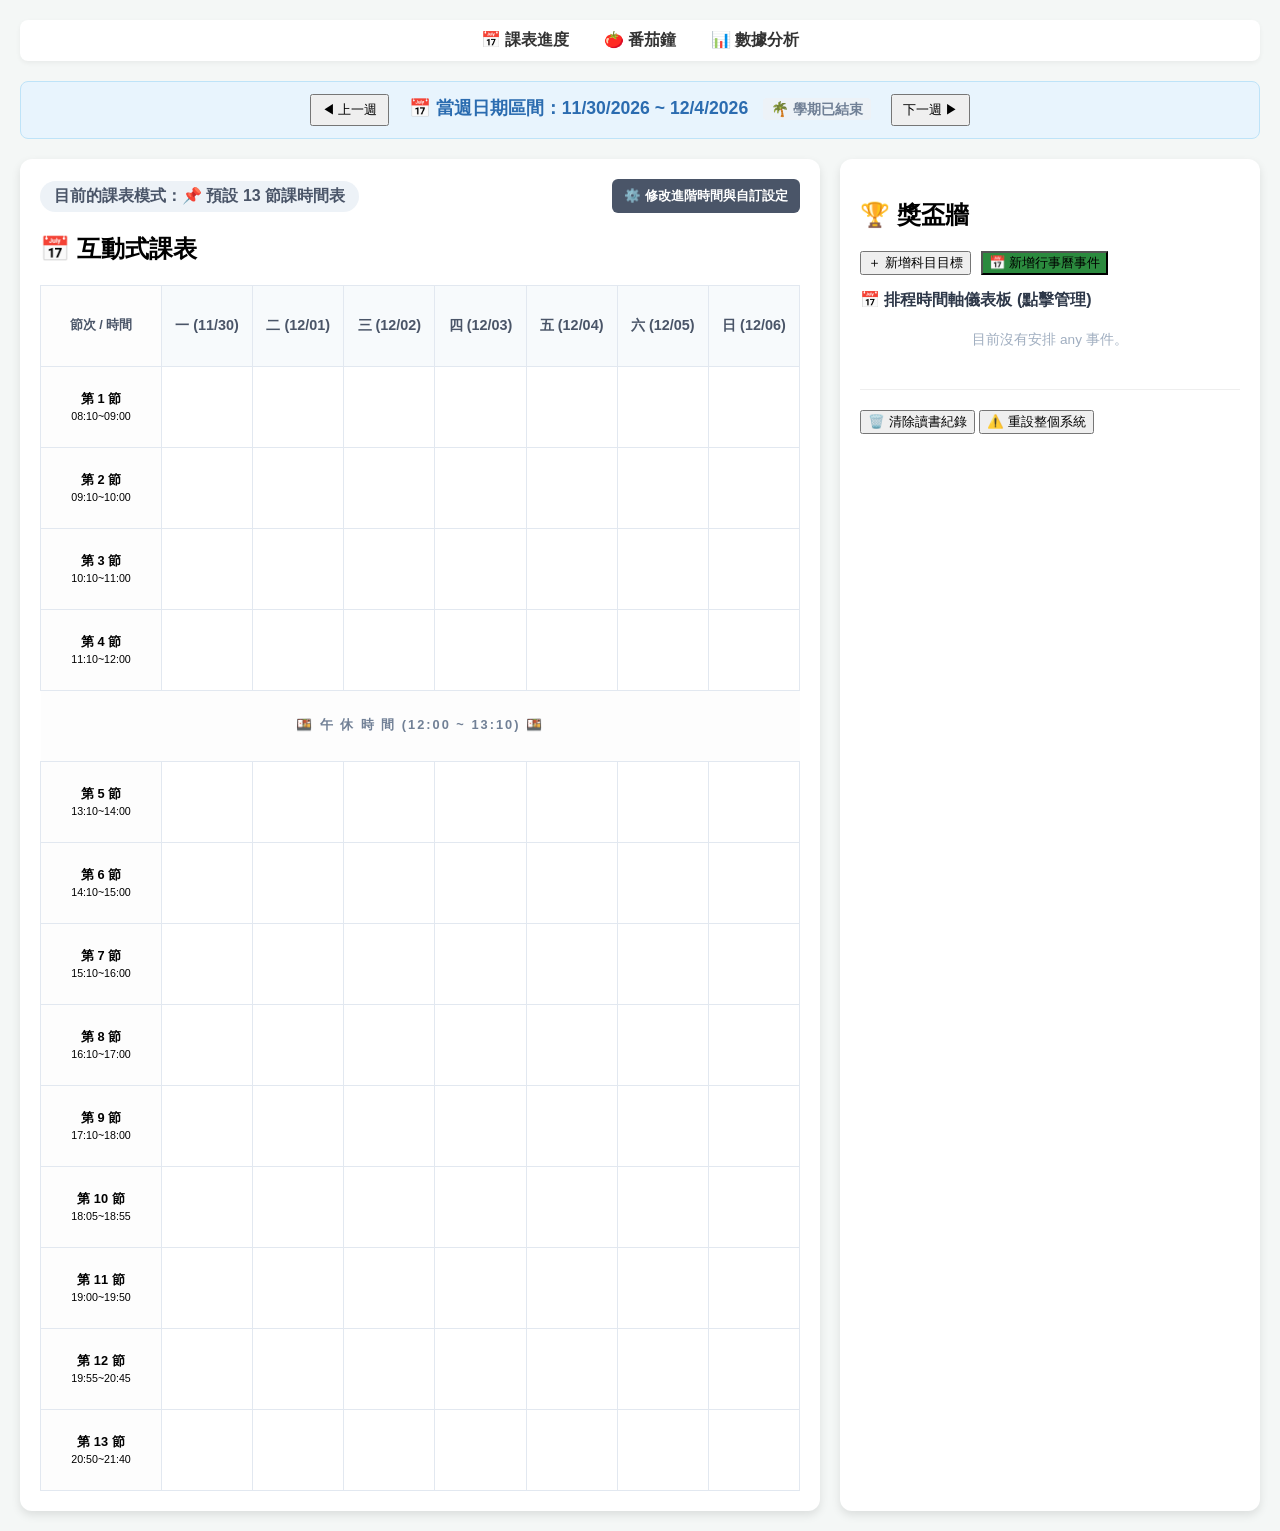
<file: index.html>
<!DOCTYPE html>
<html lang="zh-TW">

<head>
    <meta charset="UTF-8">
    <title>StudyTrophy - 管理中心</title>
    <link rel="stylesheet" href="css/style.css">
    <style>
        .lunch-break-row {
            background-color: rgba(0, 0, 0, 0.03);
            color: #718096;
            font-size: 0.85rem;
            font-weight: bold;
            letter-spacing: 2px;
            text-align: center;
            height: 35px;
        }

        .lunch-break-row td {
            border-top: 1px dashed rgba(0, 0, 0, 0.08) !important;
            border-bottom: 1px dashed rgba(0, 0, 0, 0.08) !important;
            border-left: none !important;
            border-right: none !important;
            pointer-events: none;
            vertical-align: middle;
        }
    </style>
</head>

<body>
    <nav>
        <a href="index.html">📅 課表進度</a>
        <a href="tomato.html">🍅 番茄鐘</a>
        <a href="stats.html">📊 數據分析</a>
    </nav>

    <div id="current-week-info"
        style="background:#e8f4fd; color:#2b6cb0; padding:12px; border-radius:8px; margin-bottom:20px; text-align:center; border:1px solid #bee3f8;">
        載入時間引擎中...
    </div>

    <div class="container">
        <section class="schedule-section">
            <div style="display: flex; justify-content: space-between; align-items: center; margin-bottom: 15px;">
                <div id="current-mode-status"
                    style="font-weight: bold; color: #4a5568; background: #edf2f7; padding: 5px 14px; border-radius: 20px; display: inline-block;">
                    目前的課表模式：📌 預設 13 節課時間表
                </div>
                <div>
                    <button onclick="toggleSetupPanel()"
                        style="background:#4a5568; color:white; border:none; padding:8px 12px; border-radius:6px; cursor:pointer; font-weight:bold;">
                        ⚙️ 修改進階時間與自訂設定
                    </button>
                </div>
            </div>

            <div id="time-engine-panel" class="setup-panel"
                style="display: none; background:#f8f9fa; padding:15px; border-radius:8px; margin-bottom:20px; font-size:0.85rem; line-height: 2; border: 1px solid #e2e8f0;">
                <strong style="font-size:0.95rem; color:#2d3748;">⚙️ 課表自訂時間計算引擎 (手動鍵入)</strong>
                <div style="display:flex; gap:15px; flex-wrap:wrap; margin-top:10px;">
                    <div>每日節次：<input type="number" id="engine-slots" style="width:60px; padding:4px;"> 節</div>
                    <div>第一節始於：<input type="time" id="engine-start" style="padding:4px;"></div>
                    <div>上課長度：<input type="number" id="engine-class-len" style="width:60px; padding:4px;"> 分鐘</div>
                    <div>下課休息：<input type="number" id="engine-rest-len" style="width:60px; padding:4px;"> 分鐘</div>
                    <div>午休安排在：第 <input type="number" id="engine-noon-slot" style="width:60px; padding:4px;"> 節後</div>
                    <div>午休時間：<input type="number" id="engine-noon-len" style="width:60px; padding:4px;"> 分鐘</div>

                    <hr style="border:none; border-top:1px dashed #e2e8f0; margin:15px 0;">
                    <div style="display:flex; gap:15px; flex-wrap:wrap;">
                        <div>學期開學日：<input type="date" id="semester-start-date" style="padding:4px;"></div>
                        <div>學期總週數：<input type="number" id="semester-total-weeks" style="width:60px; padding:4px;"
                                min="1" max="30"> 週</div>
                    </div>
                </div>
                <div style="margin-top: 15px; display: flex; justify-content: space-between;">
                    <button onclick="useSystemDefaultMode()"
                        style="background:#e53e3e; color:white; border:none; padding:6px 15px; border-radius:4px; cursor:pointer; font-weight:bold;">↩️
                        回復並使用「預設課表模式」</button>
                    <div>
                        <button onclick="updateTimeEngineToCustom();"
                            style="background:#3182ce; color:white; border:none; padding:6px 15px; border-radius:4px; cursor:pointer; font-weight:bold;">套用自訂模式</button>
                        <button onclick="toggleSetupPanel()"
                            style="background:#a0aec0; color:white; border:none; padding:6px 15px; border-radius:4px; cursor:pointer; font-weight:bold; margin-left:5px;">取消關閉</button>
                    </div>
                </div>
            </div>

            <h2>📅 互動式課表</h2>
            <table>
                <thead>
                    <tr id="schedule-table-head">
                        <th>節次 / 時間</th>
                        <th>一</th>
                        <th>二</th>
                        <th>三</th>
                        <th>四</th>
                        <th>五</th>
                        <th>六</th>
                        <th>日</th>
                    </tr>
                </thead>
                <tbody id="schedule-body"></tbody>
            </table>
        </section>

        <section class="trophy-section">
            <h2>🏆 獎盃牆</h2>
            <div style="display: flex; gap: 10px; margin-bottom: 15px;">
                <button class="btn-add" onclick="showAddModal()">＋ 新增科目目標</button>
                <button class="btn-add" onclick="showEventModal()" style="background: #2b8a3e;">📅 新增行事曆事件</button>
            </div>

            <div id="trophy-grid" class="trophy-grid"></div>

            <div class="event-list-container">
                <h3 style="margin: 0 0 10px 0; color: #2d3748; font-size: 1rem;">📅 排程時間軸儀表板 (點擊管理)</h3>
                <div id="global-event-list" style="max-height: 280px; overflow-y: auto;"></div>
            </div>

            <div class="admin-controls" style="margin-top: 30px; border-top: 1px solid #eee; padding-top: 20px;">
                <button onclick="clearLogs()" class="btn-outline">🗑️ 清除讀書紀錄</button>
                <button onclick="resetEverything()" class="btn-danger">⚠️ 重設整個系統</button>
            </div>
        </section>
    </div>

    <div id="custom-click-menu" class="custom-click-menu">
        <div class="click-menu-item" onclick="executeMenuEdit()">📝 編輯行程</div>
        <div class="click-menu-item" onclick="executeMenuTogglePin()">📌 置頂 / 取消置頂</div>
        <div class="click-menu-item danger-action" onclick="executeMenuDelete()">🗑️ 刪除排程</div>
    </div>
    <div id="add-modal" class="modal" style="display:none;">
        <h3>新增科目目標</h3>
        <select id="new-subject-name" style="width: 100%; padding: 8px; margin-bottom: 15px;">
            <option value="">-- 請選擇課表科目 --</option>
        </select><br>
        <input type="text" id="new-subject-start" placeholder="起始進度" value="0"><br><br>
        <input type="text" id="new-subject-target" placeholder="目標進度"><br><br>
        <button onclick="addSubject()">儲存目標</button>
        <button onclick="hideModals()">取消</button>
    </div>
    <div id="edit-event-modal" class="modal" style="display:none;">
        <h3>📝 編輯行事曆事件</h3>
        <input type="hidden" id="edit-event-id">
        <label>選擇日期：</label><br>
        <input type="date" id="edit-event-date" style="width:93%; padding:8px; margin-bottom:12px;"><br>
        <div style="display: flex; gap: 10px;">
            <div style="flex: 1;">
                <label>開始時間：</label><br>
                <input type="time" id="edit-event-start-time" style="width:85%; padding:8px; margin-bottom:12px;">
            </div>
            <div style="flex: 1;">
                <label>結束時間：</label><br>
                <input type="time" id="edit-event-end-time" style="width:85%; padding:8px; margin-bottom:12px;">
            </div>
        </div>
        <label>事件內容：</label><br>
        <input type="text" id="edit-event-note" style="width:93%; padding:8px; margin-bottom:12px;"><br>

        <label>自訂標籤顏色：</label>
        <div class="color-picker-row" style="margin-bottom: 20px;">
            <div class="color-dot edit-color-dot" data-color="#4299e1" style="background:#4299e1;"
                onclick="selectEditColor(this, '#4299e1')" title="莫蘭迪藍"></div>
            <div class="color-dot edit-color-dot" data-color="#ed8936" style="background:#ed8936;"
                onclick="selectEditColor(this, '#ed8936')" title="琥珀橙"></div>
            <div class="color-dot edit-color-dot" data-color="#48bb78" style="background:#48bb78;"
                onclick="selectEditColor(this, '#48bb78')" title="松石綠"></div>
            <div class="color-dot edit-color-dot" data-color="#9f7aea" style="background:#9f7aea;"
                onclick="selectEditColor(this, '#9f7aea')" title="浪漫紫"></div>
            <div class="color-dot edit-color-dot" data-color="#f56565" style="background:#f56565;"
                onclick="selectEditColor(this, '#f56565')" title="珊瑚紅"></div>
        </div>

        <button onclick="saveEditedCalendarEvent()" style="background: #3182ce; color: white;">儲存修改</button>
        <button onclick="hideModals()">取消</button>
    </div>

    <div id="manual-update-modal" class="modal" style="display:none;">
        <h3>🛠️ 手動微調目前進度</h3>
        <input type="number" step="0.1" id="manual-progress-input"><br><br>
        <button onclick="saveManualProgress()">儲存修改</button>
        <button onclick="hideModals()">取消</button>
    </div>

    <div id="schedule-cell-modal" class="modal" style="display:none;">
        <h3>📝 編輯課表課程</h3>
        <input type="hidden" id="editing-cell-id">
        <input type="text" id="cell-subject-input" placeholder="課程名稱"><br><br>
        <input type="number" id="cell-duration-input" placeholder="持續節數" min="1" max="5"><br><br>
        <input type="text" id="cell-room-input" placeholder="教室名稱 / 地點"><br><br>
        <button onclick="saveCellSubject()" style="background: #3182ce; color: white;">儲存課程</button>
        <button onclick="clearCellSubject()" class="btn-danger" style="border: 1px solid #ffcdd2;">清除課程</button>
        <button onclick="hideModals()">取消</button>
    </div>

    <div id="event-modal" class="modal" style="display:none;">
        <h3 id="event-modal-title">📅 新增行事曆事件</h3>
        <label>選擇日期：</label><br>
        <input type="date" id="event-date" style="width:93%; padding:8px; margin-bottom:12px;"><br>
        <div style="display: flex; gap: 10px;">
            <div style="flex: 1;">
                <label>開始時間：</label><br>
                <input type="time" id="event-start-time" style="width:85%; padding:8px; margin-bottom:12px;">
            </div>
            <div style="flex: 1;">
                <label>結束時間：</label><br>
                <input type="time" id="event-end-time" style="width:85%; padding:8px; margin-bottom:12px;">
            </div>
        </div>
        <label>事件內容：</label><br>
        <input type="text" id="event-note" style="width:93%; padding:8px; margin-bottom:12px;"><br>

        <label>自訂標籤顏色：</label>
        <div class="color-picker-row" style="margin-bottom: 20px;">
            <div class="color-dot active" data-color="#4299e1" style="background:#4299e1;"
                onclick="selectColor(this, '#4299e1')" title="莫蘭迪藍"></div>
            <div class="color-dot" data-color="#ed8936" style="background:#ed8936;"
                onclick="selectColor(this, '#ed8936')" title="琥珀橙"></div>
            <div class="color-dot" data-color="#48bb78" style="background:#48bb78;"
                onclick="selectColor(this, '#48bb78')" title="松石綠"></div>
            <div class="color-dot" data-color="#9f7aea" style="background:#9f7aea;"
                onclick="selectColor(this, '#9f7aea')" title="浪漫紫"></div>
            <div class="color-dot" data-color="#f56565" style="background:#f56565;"
                onclick="selectColor(this, '#f56565')" title="珊瑚紅"></div>
        </div>

        <button onclick="addCalendarEvent()" style="background: #2b8a3e; color: white;">儲存排程</button>
        <button onclick="hideModals()">取消</button>
    </div>

    <script src="js/main.js"></script>
    <script>
        function toggleSetupPanel() {
            const panel = document.getElementById('time-engine-panel');
            panel.style.display = (panel.style.display === 'none') ? 'block' : 'none';
        }
        window.onload = () => {
            const localData = JSON.parse(localStorage.getItem('studyTrophyData')) || {};
            const settings = localData.settings || { isCustomMode: false, customSettings: { totalSlots: 8, startTime: "08:10", classDuration: 50, restDuration: 10, noonSlot: 4, noonDuration: 70 } };
            const config = settings.customSettings || { totalSlots: 8, startTime: "08:10", classDuration: 50, restDuration: 10, noonSlot: 4, noonDuration: 70 };

            if (document.getElementById('engine-slots')) {
                document.getElementById('engine-slots').value = config.totalSlots;
                document.getElementById('engine-start').value = config.startTime;
                document.getElementById('engine-class-len').value = config.classDuration;
                document.getElementById('engine-rest-len').value = config.restDuration;
                document.getElementById('engine-noon-slot').value = config.noonSlot;
                document.getElementById('engine-noon-len').value = config.noonDuration;
            }

            if (typeof initSchedule === 'function') initSchedule();
            if (typeof renderTrophies === 'function') renderTrophies();
            if (typeof renderGlobalEventList === 'function') renderGlobalEventList();

            const modeStatus = document.getElementById('current-mode-status');
            if (modeStatus) {
                modeStatus.innerText = settings.isCustomMode ? "目前的課表模式：🛠️ 自訂計算模式" : "目前的課表模式：📌 預設 13 節課時間表";
            }
        };
    </script>
</body>

</html>
</file>
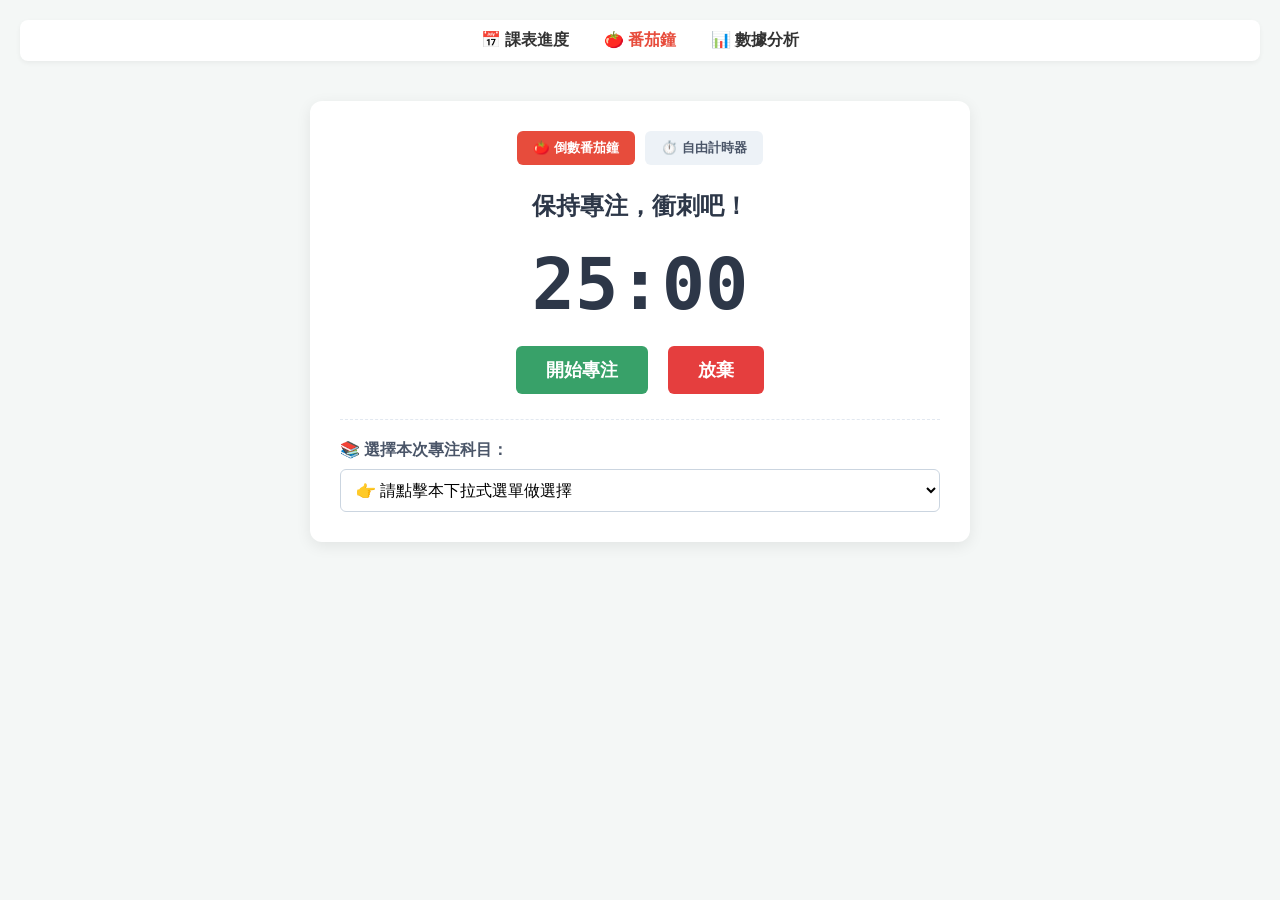
<file: tomato.html>
<!DOCTYPE html>
<html lang="zh-TW">

<head>
    <meta charset="UTF-8">
    <title>StudyTrophy - 專注中心</title>
    <link rel="stylesheet" href="css/style.css">
    <style>
        .tomato-container {
            max-width: 600px;
            margin: 40px auto;
            background: white;
            padding: 30px;
            border-radius: 12px;
            box-shadow: 0 4px 15px rgba(0, 0, 0, 0.08);
            text-align: center;
        }

        .mode-selector {
            display: flex;
            justify-content: center;
            gap: 10px;
            margin-bottom: 25px;
        }

        .mode-btn {
            background: #edf2f7;
            color: #4a5568;
            border: none;
            padding: 8px 16px;
            border-radius: 6px;
            cursor: pointer;
            font-weight: bold;
            transition: all 0.2s;
        }

        .mode-btn.active {
            background: #e74c3c;
            color: white;
        }

        .mode-btn.timer-active {
            background: #3182ce;
            color: white;
        }

        .timer-display {
            font-size: 4.5rem;
            font-weight: bold;
            font-family: monospace;
            margin: 20px 0;
            color: #2d3748;
        }

        .control-btn {
            padding: 12px 30px;
            font-size: 1.1rem;
            font-weight: bold;
            border: none;
            border-radius: 6px;
            cursor: pointer;
            margin: 0 8px;
            color: white;
            transition: background 0.2s;
        }

        .btn-start {
            background: #38a169;
        }

        .btn-start:hover {
            background: #2f855a;
        }

        .btn-pause {
            background: #ecc94b;
            color: #744210;
        }

        .btn-pause:hover {
            background: #d69e2e;
        }

        .btn-reset {
            background: #e53e3e;
        }

        .btn-reset:hover {
            background: #c53030;
        }

        .setup-group {
            margin-top: 25px;
            padding-top: 20px;
            border-top: 1px dashed #e2e8f0;
            text-align: left;
        }

        .setup-group label {
            font-weight: bold;
            color: #4a5568;
            display: block;
            margin-bottom: 8px;
        }

        /* 調整選單與刪除按鈕並排的佈局 */
        .selector-row {
            display: flex;
            gap: 10px;
            align-items: center;
        }

        select {
            flex: 1;
            padding: 11px;
            border: 1px solid #cbd5e0;
            border-radius: 6px;
            font-size: 1rem;
            background: #fff;
        }

        .btn-delete-item {
            background: #fff5f5;
            color: #e53e3e;
            border: 1px solid #fed7d7;
            padding: 11px 14px;
            border-radius: 6px;
            cursor: pointer;
            font-weight: bold;
            font-size: 0.95rem;
            transition: all 0.15s;
            display: none;
            /* 預設隱藏，只有選到可刪除的自訂項目才秀出來 */
        }

        .btn-delete-item:hover {
            background: #e53e3e;
            color: white;
            border-color: #e53e3e;
        }
    </style>
</head>

<body>
    <nav>
        <a href="index.html">📅 課表進度</a>
        <a href="tomato.html" style="color: #e74c3c;">🍅 番茄鐘</a>
        <a href="stats.html">📊 數據分析</a>
    </nav>

    <div class="tomato-container">
        <div class="mode-selector">
            <button id="mode-pomodoro" class="mode-btn active" onclick="switchMode('pomo')">🍅 倒數番茄鐘</button>
            <button id="mode-stopwatch" class="mode-btn" onclick="switchMode('stopwatch')">⏱️ 自由計時器</button>
        </div>

        <h2 id="timer-title" style="color: #2d3748; margin: 0;">保持專注，衝刺吧！</h2>

        <div id="time-string" class="timer-display">25:00</div>

        <div>
            <button id="btn-main" class="control-btn btn-start" onclick="toggleTimer()">開始專注</button>
            <button id="btn-reset" class="control-btn btn-reset" onclick="resetTimer()">放棄</button>
        </div>

        <div class="setup-group">
            <label>📚 選擇本次專注科目：</label>
            <div class="selector-row">
                <select id="subject-selector" onchange="handleDropdownChange()">
                </select>
                <button id="btn-del-custom" class="btn-delete-item" onclick="deleteActiveCustomOption()">🗑️
                    刪除項目</button>
            </div>
        </div>
    </div>

    <script src="js/tomato.js"></script>
</body>

</html>
</file>
<file: css/style.css>
:root {
    --bg-color: #f4f7f6;
    --card-bg: #ffffff;
    --primary-red: #e74c3c;
    --primary-green: #2ecc71;
}

body {
    font-family: "Microsoft JhengHei", "Heiti TC", sans-serif;
    background: var(--bg-color);
    margin: 0;
    padding: 20px;
}

nav {
    margin-bottom: 20px;
    text-align: center;
    background: white;
    padding: 10px;
    border-radius: 8px;
    box-shadow: 0 2px 5px rgba(0, 0, 0, 0.05);
}

nav a {
    margin: 0 15px;
    text-decoration: none;
    color: #333;
    font-weight: bold;
}

.container {
    display: flex;
    gap: 20px;
    flex-wrap: wrap;
}

/* 🎯 左半邊比例調整為 2/3 */
.schedule-section {
    flex: 2;
    width: 66.66%;
    min-width: 500px;
    background: var(--card-bg);
    padding: 20px;
    border-radius: 12px;
    box-shadow: 0 4px 10px rgba(0, 0, 0, 0.1);
}

/* 🎯 右半邊比例調整為 1/3 */
.trophy-section {
    flex: 1;
    width: 33.33%;
    min-width: 320px;
    background: var(--card-bg);
    padding: 20px;
    border-radius: 12px;
    box-shadow: 0 4px 10px rgba(0, 0, 0, 0.1);
}

.card h3 {
    margin-top: 0;
    margin-bottom: 15px;
    color: #2d3748;
    border-left: 4px solid #4a5568;
    padding-left: 10px;
    font-size: 1.1rem;
}

.card h4 {
    margin-top: 0;
    margin-bottom: 10px;
    color: #4a5568;
    font-size: 0.95rem;
}

/* 課表表格核心樣式 */
.table-responsive {
    width: 100%;
    overflow-x: auto;
}

table {
    width: 100%;
    border-collapse: collapse;
    margin-top: 10px;
    background: white;
}

th,
td {
    border: 1px solid #e2e8f0;
    padding: 10px;
    text-align: center;
    font-size: 0.9rem;
    position: relative;
    height: 60px;
    vertical-align: middle;
}

th {
    background: #f7fafc;
    color: #4a5568;
    font-weight: bold;
}

td:first-child,
th:first-child {
    width: 110px;
    background: #fdfdfd;
    font-size: 0.8rem;
    padding: 5px;
}

.editable-cell {
    cursor: pointer;
    transition: background 0.15s;
}

.editable-cell:hover {
    background: #f8fafc;
}

.cell-subject-name {
    font-weight: bold;
    color: #2d3748;
    font-size: 0.9rem;
    white-space: pre-line;
}

/* 智慧重疊行事曆事件色塊 */
/* 🎯 複製這整段，完全覆蓋你 style.css 裡原本的 .timetable-event-block */
.timetable-event-block {
    position: absolute;
    right: 0;
    /* 🎯 改成靠右貼齊 */
    width: 6px;
    /* 🎯 視覺寬度固定 6px，不能用 100% */
    box-sizing: content-box;
    padding-left: 8px;
    /* 隱形滑鼠感應區 */
    background-clip: content-box;
    /* 讓背景顏色只上在 6px 的垂直線上 */
    display: flex;
    flex-direction: column;
    justify-content: center;
    align-items: center;
    overflow: hidden;
    z-index: 10;
    transition: all 0.2s;
    cursor: pointer;
}

/* 滑鼠懸停特效依舊保留 */
.timetable-event-block:hover {
    width: 8px !important;
    filter: brightness(0.9) drop-shadow(0 2px 4px rgba(0, 0, 0, 0.15));
}

/* 當滑鼠移上去時，視覺線條稍微加粗 */
.timetable-event-block:hover {
    width: 8px !important;
    filter: brightness(0.9) drop-shadow(0 2px 4px rgba(0, 0, 0, 0.15));
}

.timetable-event-block:hover {
    transform: translateY(-1px);
    box-shadow: 0 4px 8px rgba(0, 0, 0, 0.1);
    z-index: 20;
}

.event-block-note {
    display: block;
    overflow: hidden;
    text-overflow: ellipsis;
    white-space: nowrap;
    margin-top: 1px;
    font-size: 0.72rem;
    opacity: 0.9;
}

.event-expired {
    opacity: 0.45 !important;
    filter: grayscale(30%);
}

.event-pinned-style {
    border: 2px solid #ecc94b !important;
    box-shadow: 0 0 6px rgba(236, 201, 75, 0.5) !important;
}

/* 色彩選擇器圓點 */
.color-picker-row {
    display: flex;
    gap: 8px;
    margin-top: 6px;
    margin-bottom: 6px;
}

.color-dot {
    width: 24px;
    height: 24px;
    border-radius: 50%;
    cursor: pointer;
    border: 2px solid transparent;
    transition: transform 0.1s;
}

.color-dot:hover {
    transform: scale(1.15);
}

.color-dot.active,
.color-dot.selected {
    border-color: #2d3748;
    transform: scale(1.1);
}

/* 全域事件清單項目 */
.event-list-item {
    padding: 8px 10px;
    border-bottom: 1px solid #edf2f7;
    cursor: pointer;
    transition: background 0.1s;
    border-radius: 4px;
    margin-bottom: 4px;
}

.event-list-item:hover {
    background: #f7fafc;
}

/* 獎盃牆網格佈局 */
.trophy-grid {
    display: grid;
    grid-template-columns: repeat(auto-fill, minmax(80px, 150px));
    gap: 12px;
    justify-content: center;
    margin-top: 10px;
}

.trophy-item {
    text-align: center;
    background: #f8fafc;
    padding: 10px;
    border-radius: 8px;
    border: 1px solid #e2e8f0;
    position: relative;
}

.trophy-item p {
    margin: 5px 0 0 0;
    font-size: 0.78rem;
    color: #4a5568;
    line-height: 1.3;
}

.subject-label {
    position: absolute;
    top: 25px;
    left: 50%;
    transform: translateX(-50%);
    font-size: 11px;
    font-weight: bold;
    color: #fff;
    text-shadow: 1px 1px 2px rgba(0, 0, 0, 0.8);
    pointer-events: none;
}

.trophy-img {
    width: 50px;
    height: 50px;
    object-fit: contain;
    transition: filter 0.3s;
}

/* 獎盃成就濾鏡特效 */
.trophy-img.gold {
    filter: drop-shadow(0 2px 5px rgba(241, 196, 15, 0.6));
}

.trophy-img.silver {
    filter: grayscale(100%) brightness(1.2) sepia(10%) drop-shadow(0 2px 4px rgba(0, 0, 0, 0.1));
}

.trophy-img.bronze {
    filter: sepia(100%) hue-rotate(-30deg) saturation(1.5) brightness(0.9);
}

.trophy-img.locked {
    filter: grayscale(100%) brightness(0.5);
    opacity: 0.4;
}

/* 彈出式視窗（Modal）基礎樣式 */
.modal {
    position: fixed;
    top: 50%;
    left: 50%;
    transform: translate(-50%, -50%);
    background: white;
    padding: 30px;
    border-radius: 12px;
    box-shadow: 0 10px 40px rgba(0, 0, 0, 0.3);
    z-index: 2000;
    width: 320px;
}

.modal input {
    width: 93%;
    padding: 8px;
    margin-top: 5px;
}

/* 點擊後跳出的專屬操作選單 */
.custom-click-menu {
    position: fixed;
    display: none;
    z-index: 3000;
    background: rgba(255, 255, 255, 0.98);
    border: 1px solid #cbd5e0;
    box-shadow: 0 10px 25px rgba(0, 0, 0, 0.15);
    border-radius: 8px;
    padding: 5px 0;
    width: 140px;
}

.click-menu-item {
    padding: 10px 16px;
    font-size: 0.88rem;
    color: #4a5568;
    cursor: pointer;
    display: flex;
    align-items: center;
    gap: 8px;
}

.click-menu-item:hover {
    background: #f7fafc;
}

.click-menu-item.danger-action {
    color: #e53e3e;
    border-top: 1px solid #edf2f7;
}

.click-menu-item.danger-action:hover {
    background: #fff5f5;
}
</file>
